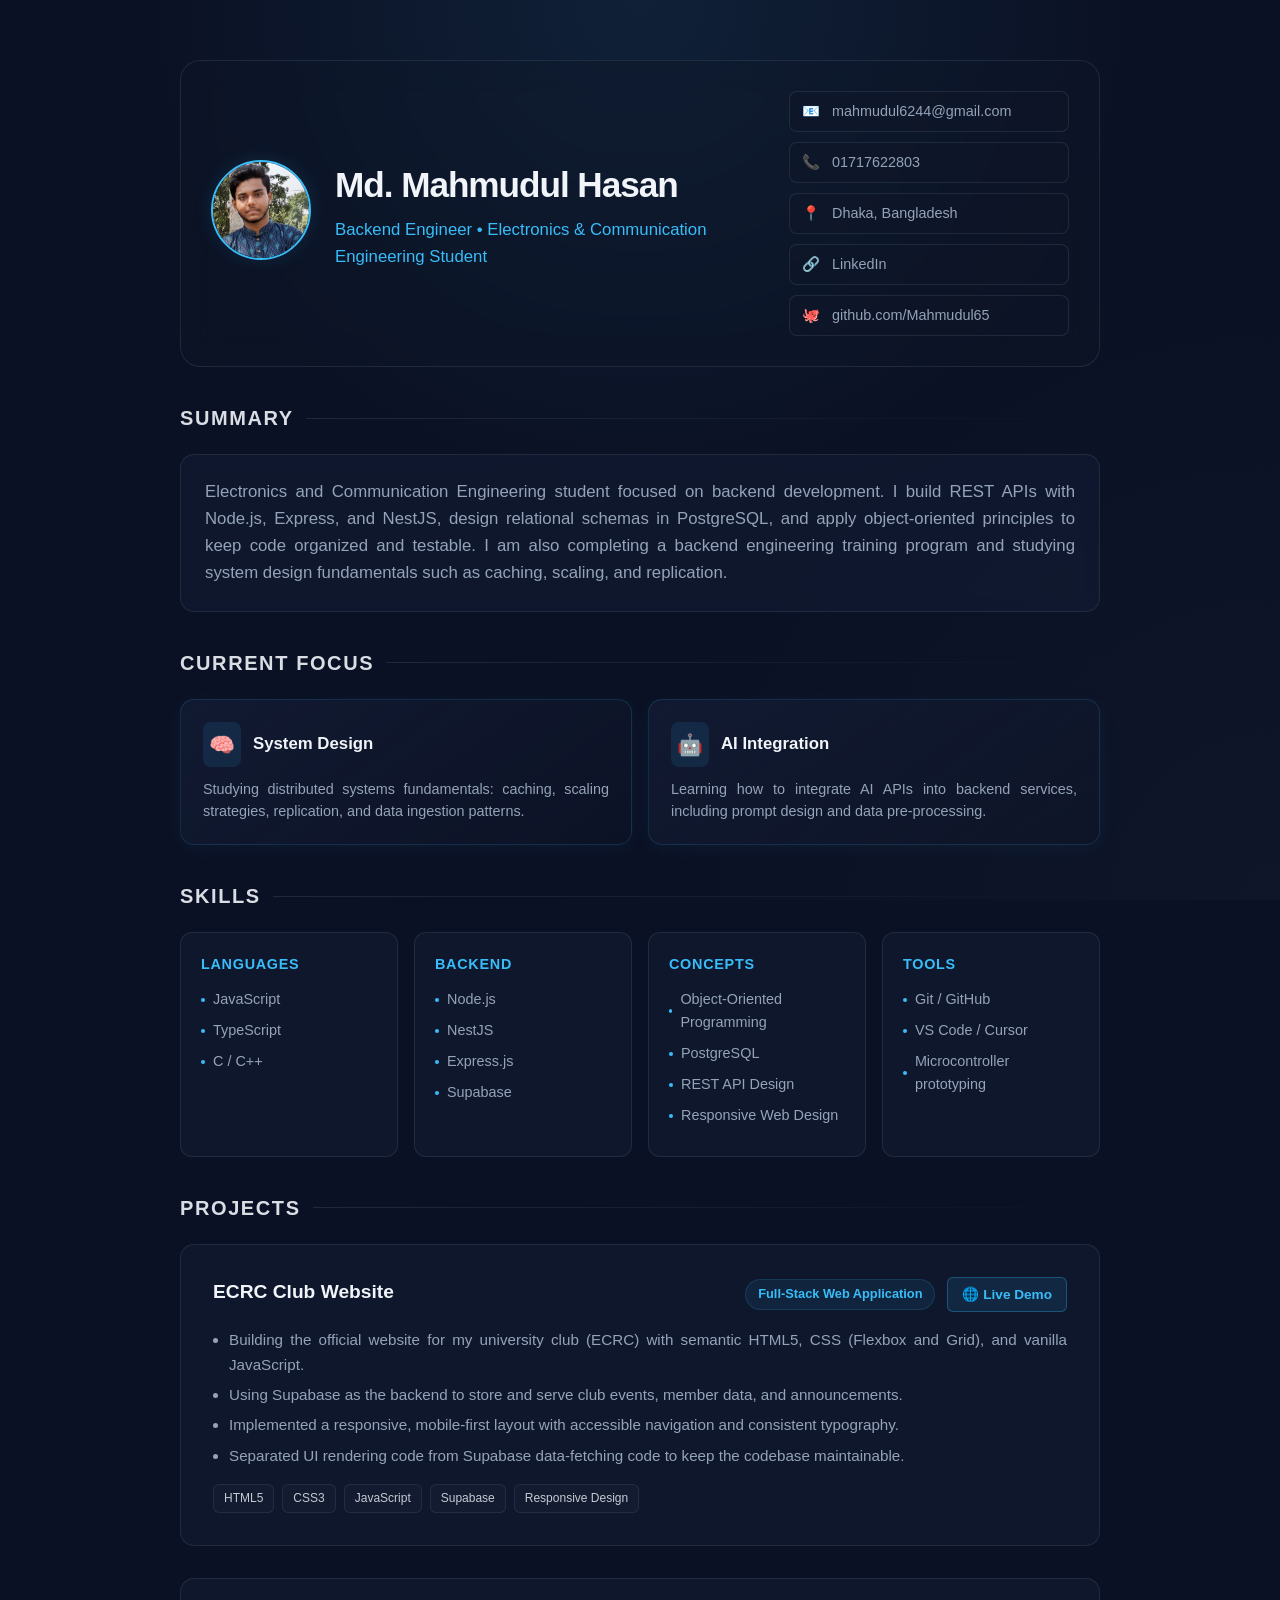
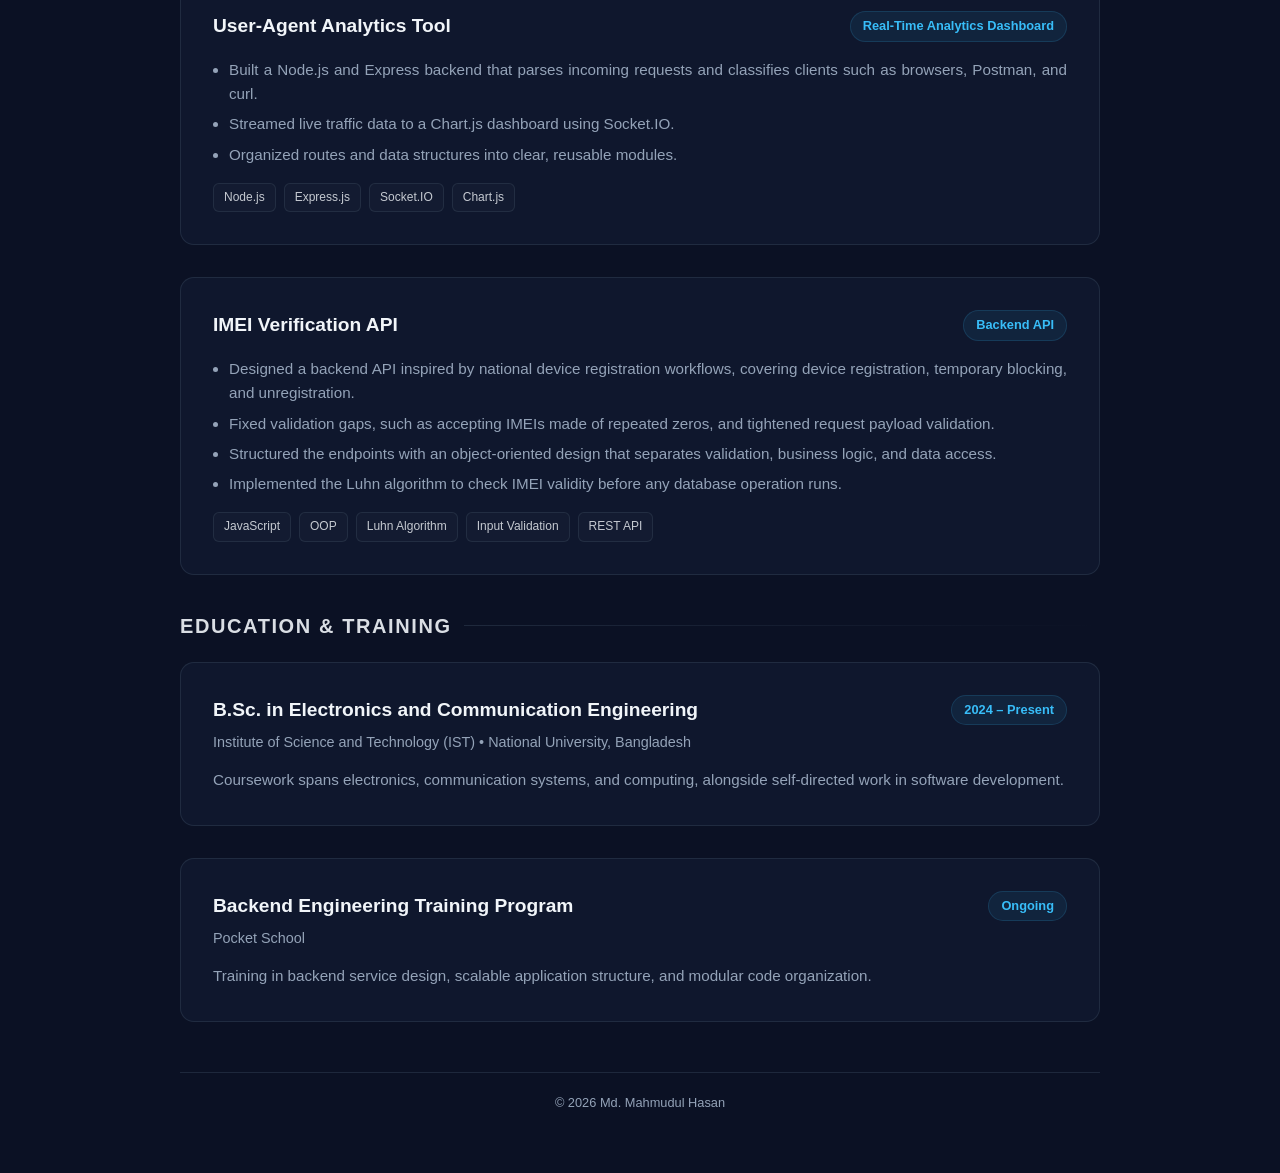
<file: index.html>
<!DOCTYPE html>
<html lang="en">
<head>
    <meta charset="UTF-8">
    <meta name="viewport" content="width=device-width, initial-scale=1.0">
    <title>Md. Mahmudul Hasan | Backend Engineer</title>
    <meta name="description" content="Portfolio of Md. Mahmudul Hasan, an Electronics and Communication Engineering student and backend developer working with Node.js, Express, NestJS, and PostgreSQL.">
    <meta property="og:type" content="website">
    <meta property="og:title" content="Md. Mahmudul Hasan | Backend Developer">
    <meta property="og:description" content="Backend developer and ECE student. Node.js, Express, NestJS, PostgreSQL, Supabase.">
    <link rel="stylesheet" href="style.css">
    <style>
        .items-stack { display: flex; flex-direction: column; gap: 32px; }
        .item-card { padding: 32px; }
        .item-header-row { display: flex; justify-content: space-between; align-items: flex-start; flex-wrap: wrap; gap: 12px; }
        .item-header-actions { display: flex; align-items: center; gap: 12px; flex-wrap: wrap; }
        .demo-link {
            display: inline-flex; align-items: center; gap: 6px;
            color: #38bdf8; text-decoration: none; font-size: 0.85rem; font-weight: 600;
            padding: 6px 14px; background: rgba(56, 189, 248, 0.1);
            border: 1px solid rgba(56, 189, 248, 0.3); border-radius: 6px;
            transition: all 0.25s ease;
        }
        .demo-link:hover { background: rgba(56, 189, 248, 0.2); }
    </style>
</head>
<body>

    <div class="container">

        <header>
            <div class="header-content">
                <div class="profile-area">
                    <div class="img-wrapper">
                        <!-- Rename your photo file to profile.jpeg to match this path -->
                        <img src="profile.jpeg" alt="Portrait of Md. Mahmudul Hasan" class="profile-img">
                    </div>
                    <div class="title-area">
                        <h1 id="dev-name">Md. Mahmudul Hasan</h1>
                        <div class="subtitle">Backend Engineer • Electronics &amp; Communication Engineering Student</div>
                    </div>
                </div>
                <div class="contact-grid">
                    <a href="mailto:mahmudul6244@gmail.com" class="contact-card-link">
                        <span class="icon">📧</span> <span class="text">mahmudul6244@gmail.com</span>
                    </a>
                    <a href="tel:+8801717622803" class="contact-card-link">
                        <span class="icon">📞</span> <span class="text">01717622803</span>
                    </a>
                    <div class="contact-card-link">
                        <span class="icon">📍</span> <span class="text">Dhaka, Bangladesh</span>
                    </div>
                    <a href="https://linkedin.com/in/mahmudul-hasan-b67a52324" target="_blank" rel="noopener noreferrer" class="contact-card-link">
                        <span class="icon">🔗</span> <span class="text">LinkedIn</span>
                    </a>
                    <a href="https://github.com/Mahmudul65" target="_blank" rel="noopener noreferrer" class="contact-card-link">
                        <span class="icon">🐙</span> <span class="text">github.com/Mahmudul65</span>
                    </a>
                </div>
            </div>
        </header>

        <section id="summary">
            <h2>Summary</h2>
            <p class="summary-text">
                Electronics and Communication Engineering student focused on backend development. I build REST APIs with Node.js, Express, and NestJS, design relational schemas in PostgreSQL, and apply object-oriented principles to keep code organized and testable. I am also completing a backend engineering training program and studying system design fundamentals such as caching, scaling, and replication.
            </p>
        </section>

        <section id="research-lab">
            <h2>Current Focus</h2>
            <div class="research-container">
                <div class="research-card">
                    <div class="research-header">
                        <span class="research-icon">🧠</span>
                        <h3>System Design</h3>
                    </div>
                    <p>Studying distributed systems fundamentals: caching, scaling strategies, replication, and data ingestion patterns.</p>
                </div>
                <div class="research-card">
                    <div class="research-header">
                        <span class="research-icon">🤖</span>
                        <h3>AI Integration</h3>
                    </div>
                    <p>Learning how to integrate AI APIs into backend services, including prompt design and data pre-processing.</p>
                </div>
            </div>
        </section>

        <section id="skills">
            <h2>Skills</h2>
            <div class="skills-grid">
                <div class="skill-card">
                    <h3>Languages</h3>
                    <ul class="skill-list">
                        <li>JavaScript</li>
                        <li>TypeScript</li>
                        <li>C / C++</li>
                    </ul>
                </div>
                <div class="skill-card">
                    <h3>Backend</h3>
                    <ul class="skill-list">
                        <li>Node.js</li>
                        <li>NestJS</li>
                        <li>Express.js</li>
                        <li>Supabase</li>
                    </ul>
                </div>
                <div class="skill-card">
                    <h3>Concepts</h3>
                    <ul class="skill-list">
                        <li>Object-Oriented Programming</li>
                        <li>PostgreSQL</li>
                        <li>REST API Design</li>
                        <li>Responsive Web Design</li>
                    </ul>
                </div>
                <div class="skill-card">
                    <h3>Tools</h3>
                    <ul class="skill-list">
                        <li>Git / GitHub</li>
                        <li>VS Code / Cursor</li>
                        <li>Microcontroller prototyping</li>
                    </ul>
                </div>
            </div>
        </section>

        <section id="projects">
            <h2>Projects</h2>
            <div class="items-stack">

                <!-- Project 1 -->
                <div class="item-card">
                    <div class="item-header item-header-row">
                        <div class="item-title-group">
                            <div class="item-title">ECRC Club Website</div>
                        </div>
                        <div class="item-header-actions">
                            <span class="item-meta">Full-Stack Web Application</span>
                            <a href="https://mahmudulkhan.netlify.app/" target="_blank" rel="noopener noreferrer" class="demo-link">🌐 Live Demo</a>
                            <!-- Add: <a href="YOUR_REPO_URL" ... class="demo-link">GitHub</a> -->
                        </div>
                    </div>
                    <ul class="item-desc-list">
                        <li>Building the official website for my university club (ECRC) with semantic HTML5, CSS (Flexbox and Grid), and vanilla JavaScript.</li>
                        <li>Using Supabase as the backend to store and serve club events, member data, and announcements.</li>
                        <li>Implemented a responsive, mobile-first layout with accessible navigation and consistent typography.</li>
                        <li>Separated UI rendering code from Supabase data-fetching code to keep the codebase maintainable.</li>
                    </ul>
                    <div class="tags">
                        <span class="tag">HTML5</span>
                        <span class="tag">CSS3</span>
                        <span class="tag">JavaScript</span>
                        <span class="tag">Supabase</span>
                        <span class="tag">Responsive Design</span>
                    </div>
                </div>

                <!-- Project 2 -->
                <div class="item-card">
                    <div class="item-header">
                        <div class="item-title-group">
                            <div class="item-title">User-Agent Analytics Tool</div>
                        </div>
                        <span class="item-meta">Real-Time Analytics Dashboard</span>
                    </div>
                    <ul class="item-desc-list">
                        <li>Built a Node.js and Express backend that parses incoming requests and classifies clients such as browsers, Postman, and curl.</li>
                        <li>Streamed live traffic data to a Chart.js dashboard using Socket.IO.</li>
                        <li>Organized routes and data structures into clear, reusable modules.</li>
                    </ul>
                    <!-- Add: GitHub link -->
                    <div class="tags">
                        <span class="tag">Node.js</span>
                        <span class="tag">Express.js</span>
                        <span class="tag">Socket.IO</span>
                        <span class="tag">Chart.js</span>
                    </div>
                </div>

                <!-- Project 3 -->
                <div class="item-card">
                    <div class="item-header">
                        <div class="item-title-group">
                            <div class="item-title">IMEI Verification API</div>
                        </div>
                        <span class="item-meta">Backend API</span>
                    </div>
                    <ul class="item-desc-list">
                        <li>Designed a backend API inspired by national device registration workflows, covering device registration, temporary blocking, and unregistration.</li>
                        <li>Fixed validation gaps, such as accepting IMEIs made of repeated zeros, and tightened request payload validation.</li>
                        <li>Structured the endpoints with an object-oriented design that separates validation, business logic, and data access.</li>
                        <li>Implemented the Luhn algorithm to check IMEI validity before any database operation runs.</li>
                    </ul>
                    <!-- Add: GitHub link -->
                    <div class="tags">
                        <span class="tag">JavaScript</span>
                        <span class="tag">OOP</span>
                        <span class="tag">Luhn Algorithm</span>
                        <span class="tag">Input Validation</span>
                        <span class="tag">REST API</span>
                    </div>
                </div>

            </div>
        </section>

        <section id="education">
            <h2>Education &amp; Training</h2>
            <div class="items-stack">

                <div class="item-card education-card">
                    <div class="item-header">
                        <div class="item-title">B.Sc. in Electronics and Communication Engineering</div>
                        <span class="item-meta">2024 – Present</span>
                    </div>
                    <div class="item-sub-meta">Institute of Science and Technology (IST) • National University, Bangladesh</div>
                    <p class="education-details">
                        Coursework spans electronics, communication systems, and computing, alongside self-directed work in software development.
                    </p>
                </div>

                <div class="item-card education-card">
                    <div class="item-header">
                        <div class="item-title">Backend Engineering Training Program</div>
                        <span class="item-meta">Ongoing</span>
                    </div>
                    <div class="item-sub-meta">Pocket School</div>
                    <p class="education-details">
                        Training in backend service design, scalable application structure, and modular code organization.
                    </p>
                </div>

            </div>
        </section>

        <footer>
            <p>&copy; 2026 Md. Mahmudul Hasan</p>
        </footer>

    </div>

    <script src="script.js"></script>
</body>
</html>
</file>
<file: style.css>
/* Typography & Modern Variables Initialization */
:root {
    --bg-color: #0b1124;
    --text-primary: #f1f5f9;
    --text-secondary: #94a3b8;
    --accent-color: #38bdf8;
    --accent-glow: rgba(56, 189, 248, 0.12);
    --card-bg: rgba(22, 32, 59, 0.45);
    --card-hover-bg: rgba(30, 41, 59, 0.75);
    --border-color: rgba(51, 65, 85, 0.5);
    --success-color: #10b981;
    --max-width: 920px;
    --research-glow: rgba(56, 189, 248, 0.05);
}

* {
    box-sizing: border-box;
    margin: 0;
    padding: 0;
}

body {
    font-family: -apple-system, BlinkMacSystemFont, "SF Pro Display", "Segoe UI", Roboto, sans-serif;
    background-color: var(--bg-color);
    background-image: 
        radial-gradient(circle at 50% 0%, rgba(56, 189, 248, 0.09) 0%, transparent 45%),
        radial-gradient(circle at 100% 100%, rgba(30, 41, 59, 0.2) 0%, transparent 40%);
    background-attachment: fixed;
    color: var(--text-primary);
    line-height: 1.6;
    padding: 0 16px;
    -webkit-font-smoothing: antialiased;
    -moz-osx-font-smoothing: grayscale;
}

.container {
    max-width: var(--max-width);
    margin: 0 auto;
    padding: 40px 0;
}

/* Header UI Optimization */
header {
    margin-bottom: 35px;
    background: rgba(15, 23, 42, 0.35);
    border: 1px solid var(--border-color);
    border-radius: 20px;
    padding: 30px;
    backdrop-filter: blur(16px);
}

.header-content {
    display: flex;
    justify-content: space-between;
    align-items: center;
    gap: 30px;
}

.profile-area {
    display: flex;
    align-items: center;
    gap: 24px;
}

.img-wrapper {
    position: relative;
    display: inline-block;
    flex-shrink: 0;
}

.profile-img {
    width: 100px;
    height: 100px;
    border-radius: 50%;
    object-fit: cover;
    object-position: center 15%;
    aspect-ratio: 1 / 1;
    border: 2px solid var(--accent-color);
    box-shadow: 0 0 20px var(--accent-glow);
}

.status-indicator {
    position: absolute;
    bottom: 4px;
    right: 4px;
    width: 14px;
    height: 14px;
    background-color: var(--success-color);
    border: 2px solid var(--bg-color);
    border-radius: 50%;
    box-shadow: 0 0 8px var(--success-color);
    animation: pulse 2s infinite;
}

@keyframes pulse {
    0% { transform: scale(0.95); box-shadow: 0 0 0 0 rgba(16, 185, 129, 0.7); }
    70% { transform: scale(1); box-shadow: 0 0 0 6px rgba(16, 185, 129, 0); }
    100% { transform: scale(0.95); box-shadow: 0 0 0 0 rgba(16, 185, 129, 0); }
}

.title-area h1 {
    font-size: 2.2rem;
    font-weight: 800;
    letter-spacing: -0.03em;
    color: var(--text-primary);
    display: flex;
    align-items: center;
    gap: 10px;
}

.verified-badge {
    font-size: 0.95rem;
    background-color: var(--success-color);
    color: white;
    width: 20px;
    height: 20px;
    display: inline-flex;
    align-items: center;
    justify-content: center;
    border-radius: 50%;
    font-weight: bold;
    cursor: help;
}

.subtitle {
    font-size: 1.05rem;
    color: var(--accent-color);
    font-weight: 500;
    margin-top: 4px;
}

/* Contact Grid */
.contact-grid {
    display: flex;
    flex-direction: column;
    gap: 10px;
    min-width: 280px;
}

.contact-card-link {
    display: flex;
    align-items: center;
    gap: 12px;
    color: var(--text-secondary);
    text-decoration: none;
    font-size: 0.9rem;
    padding: 8px 12px;
    background: rgba(15, 23, 42, 0.4);
    border: 1px solid var(--border-color);
    border-radius: 8px;
    transition: all 0.25s ease;
}

a.contact-card-link:hover {
    border-color: var(--accent-color);
    color: var(--text-primary);
    background: var(--card-hover-bg);
    transform: translateX(3px);
}

/* Universal Section Structuring */
section {
    margin-bottom: 35px;
}

h2 {
    font-size: 1.25rem;
    font-weight: 700;
    margin-bottom: 20px;
    display: flex;
    align-items: center;
    gap: 12px;
    text-transform: uppercase;
    letter-spacing: 0.08em;
    color: rgba(241, 245, 249, 0.9);
}

h2::after {
    content: "";
    flex: 1;
    height: 1px;
    background: linear-gradient(90deg, var(--border-color), transparent);
}

p.summary-text {
    font-size: 1.05rem;
    color: var(--text-secondary);
    text-align: justify;
    background: var(--card-bg);
    padding: 24px;
    border-radius: 14px;
    border: 1px solid var(--border-color);
    backdrop-filter: blur(8px);
}

/* 🧠 Research & Focus Section UI (High Psychological Trust) */
.research-container {
    display: grid;
    grid-template-columns: repeat(2, 1fr);
    gap: 16px;
}

.research-card {
    background: linear-gradient(145deg, rgba(22, 32, 59, 0.6), rgba(15, 23, 42, 0.3));
    border: 1px solid rgba(56, 189, 248, 0.15);
    border-radius: 14px;
    padding: 22px;
    box-shadow: 0 4px 20px var(--research-glow);
    transition: all 0.35s cubic-bezier(0.16, 1, 0.3, 1);
}

.research-card:hover {
    border-color: var(--accent-color);
    box-shadow: 0 8px 25px rgba(56, 189, 248, 0.08);
    transform: translateY(-2px);
}

.research-header {
    display: flex;
    align-items: center;
    gap: 12px;
    margin-bottom: 12px;
}

.research-icon {
    font-size: 1.3rem;
    background: rgba(56, 189, 248, 0.1);
    padding: 6px;
    border-radius: 8px;
    display: inline-flex;
}

.research-card h3 {
    font-size: 1.05rem;
    font-weight: 600;
    color: var(--text-primary);
}

.research-card p {
    font-size: 0.9rem;
    color: var(--text-secondary);
    text-align: justify;
    line-height: 1.5;
}

/* Technical Grids */
.skills-grid {
    display: grid;
    grid-template-columns: repeat(4, 1fr);
    gap: 16px;
}

.skill-card {
    background-color: var(--card-bg);
    border: 1px solid var(--border-color);
    border-radius: 12px;
    padding: 20px;
    transition: all 0.3s cubic-bezier(0.16, 1, 0.3, 1);
}

.skill-card:hover {
    border-color: rgba(56, 189, 248, 0.3);
    background-color: var(--card-hover-bg);
    transform: translateY(-2px);
}

.skill-card h3 {
    font-size: 0.9rem;
    color: var(--accent-color);
    margin-bottom: 12px;
    text-transform: uppercase;
    letter-spacing: 0.05em;
}

.skill-list {
    list-style: none;
}

.skill-list li {
    color: var(--text-secondary);
    margin-bottom: 8px;
    font-size: 0.9rem;
    display: flex;
    align-items: center;
    gap: 8px;
}

.skill-list li::before {
    content: "";
    width: 4px;
    height: 4px;
    border-radius: 50%;
    background-color: var(--accent-color);
}

/* Project & Item Architectures */
.items-stack {
    display: flex;
    flex-direction: column;
    gap: 20px;
}

.item-card {
    background-color: var(--card-bg);
    border: 1px solid var(--border-color);
    border-radius: 14px;
    padding: 24px;
    transition: all 0.3s cubic-bezier(0.16, 1, 0.3, 1);
}

.item-card:hover {
    border-color: rgba(56, 189, 248, 0.3);
    background-color: var(--card-hover-bg);
    box-shadow: 0 10px 30px rgba(0, 0, 0, 0.2);
}

.item-header {
    display: flex;
    justify-content: space-between;
    align-items: center;
    margin-bottom: 16px;
    gap: 12px;
}

.item-title-group {
    display: flex;
    align-items: center;
    gap: 10px;
}

.project-verified {
    color: var(--accent-color);
    font-size: 1.1rem;
}

.item-title {
    font-size: 1.2rem;
    font-weight: 600;
    color: var(--text-primary);
}

.item-meta {
    font-size: 0.8rem;
    color: var(--accent-color);
    font-weight: 600;
    background-color: rgba(56, 189, 248, 0.08);
    padding: 4px 12px;
    border-radius: 20px;
    border: 1px solid rgba(56, 189, 248, 0.15);
    white-space: nowrap;
}

.item-sub-meta {
    font-size: 0.9rem;
    color: var(--text-secondary);
    margin-top: -10px;
    margin-bottom: 14px;
    display: flex;
    justify-content: space-between;
    align-items: center;
    flex-wrap: wrap;
    gap: 6px;
}

.edu-trust-badge {
    font-size: 0.75rem;
    color: var(--success-color);
    background: rgba(16, 185, 129, 0.1);
    padding: 2px 8px;
    border-radius: 4px;
    font-weight: 500;
}

.item-desc-list {
    margin-left: 16px;
    color: var(--text-secondary);
    font-size: 0.95rem;
    margin-bottom: 16px;
}

.item-desc-list li {
    margin-bottom: 6px;
    text-align: justify;
}

/* High-Trust Highlight Framework */
.architecture-highlight {
    background-color: rgba(11, 19, 41, 0.6);
    border-left: 3px solid var(--accent-color);
    padding: 14px 16px;
    margin-bottom: 16px;
    border-radius: 0 8px 8px 0;
}

.architecture-highlight h4 {
    font-size: 0.8rem;
    color: var(--text-primary);
    margin-bottom: 4px;
    text-transform: uppercase;
    letter-spacing: 0.05em;
}

.architecture-highlight p {
    font-size: 0.9rem;
    color: var(--text-secondary);
}

.education-details {
    color: var(--text-secondary);
    font-size: 0.95rem;
}

/* Pills System */
.tags {
    display: flex;
    gap: 8px;
    flex-wrap: wrap;
}

.tag {
    font-size: 0.75rem;
    background-color: rgba(255, 255, 255, 0.02);
    color: rgba(241, 245, 249, 0.8);
    padding: 4px 10px;
    border-radius: 6px;
    border: 1px solid var(--border-color);
}

footer {
    margin-top: 50px;
    text-align: center;
    color: var(--text-secondary);
    font-size: 0.8rem;
    border-top: 1px solid var(--border-color);
    padding-top: 20px;
}

/* ==========================================================================
   Responsive Architecture & Device Layout Queries (Mac, Windows, iPhone, Android)
   ========================================================================== */

@media (min-width: 1200px) {
    .container { padding: 60px 0; }
}

@media (max-width: 900px) {
    .skills-grid { grid-template-columns: repeat(2, 1fr); }
    .research-container { grid-template-columns: 1fr; }
    .header-content { gap: 24px; }
}

@media (max-width: 768px) {
    body { padding: 0 12px; }
    .container { padding: 20px 0; }
    .header-content { flex-direction: column; align-items: flex-start; gap: 20px; }
    .profile-area { flex-direction: row; align-items: center; gap: 16px; }
    .profile-img { width: 80px; height: 80px; }
    .title-area h1 { font-size: 1.6rem; }
    .subtitle { font-size: 0.95rem; }
    .contact-grid { width: 100%; min-width: 100%; display: grid; grid-template-columns: 1fr; gap: 8px; }
    .contact-card-link { padding: 10px; }
    h2 { font-size: 1.1rem; }
    p.summary-text, .item-card, .research-card { padding: 16px; border-radius: 12px; }
    .item-header { flex-direction: column; align-items: flex-start; gap: 8px; }
    .item-meta { align-self: flex-start; }
}

@media (max-width: 400px) {
    .profile-area { flex-direction: column; align-items: flex-start; }
    .skills-grid { grid-template-columns: 1fr; }
}
</file>
